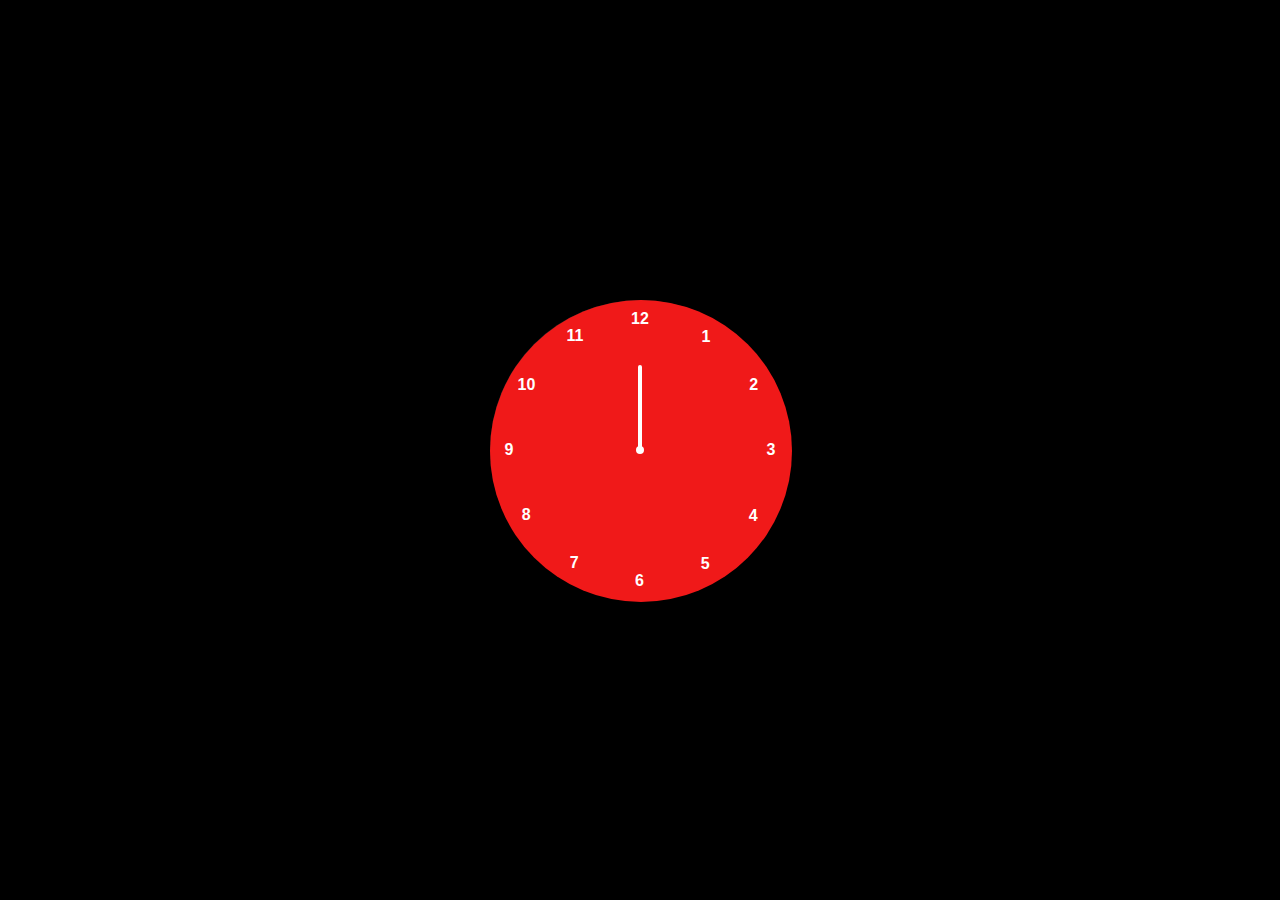
<file: projectK2/analogWatch.html>
<!DOCTYPE html>
<html lang="en">
<head>
  <meta charset="UTF-8">
  <meta name="viewport" content="width=device-width, initial-scale=1.0">
  <link rel="stylesheet" href="https://cdn.jsdelivr.net/npm/bootstrap@4.5.3/dist/css/bootstrap.min.css" integrity="sha384-TX8t27EcRE3e/ihU7zmQxVncDAy5uIKz4rEkgIXeMed4M0jlfIDPvg6uqKI2xXr2" crossorigin="anonymous">
  <script src="https://code.jquery.com/jquery-3.5.1.slim.min.js" integrity="sha384-DfXdz2htPH0lsSSs5nCTpuj/zy4C+OGpamoFVy38MVBnE+IbbVYUew+OrCXaRkfj" crossorigin="anonymous"></script>
  <script src="https://cdn.jsdelivr.net/npm/popper.js@1.16.1/dist/umd/popper.min.js" integrity="sha384-9/reFTGAW83EW2RDu2S0VKaIzap3H66lZH81PoYlFhbGU+6BZp6G7niu735Sk7lN" crossorigin="anonymous"></script>
  <script src="https://cdn.jsdelivr.net/npm/bootstrap@4.5.3/dist/js/bootstrap.min.js" integrity="sha384-w1Q4orYjBQndcko6MimVbzY0tgp4pWB4lZ7lr30WKz0vr/aWKhXdBNmNb5D92v7s" crossorigin="anonymous"></script>
  <title>Document</title>
  <link rel="stylesheet" href="watch.css">
</head>
<body>
  <div class="main-cont container-fluid">
      <div class="row clock-cont">
          <div class="col-12 clock">
              
            <div id="hours"   style="--voo:#e4fc2f; --h:70px;" class="hand"><i></i></div>
            <div id="mins" style="--voo:#16c8f9; --h:75px;" class="hand"><i></i></div>
            <div id="secs" style="--voo:#ffffff; --h:85px;" class="hand"><i></i></div>



            <span style="--i:1;"><b>1</b></span>
            <span style="--i:2;"><b>2</b></span>
            <span style="--i:3;"><b>3</b></span>
            <span style="--i:4;"><b>4</b></span>
            <span style="--i:5;"><b>5</b></span>
            <span style="--i:6;"><b>6</b></span>
            <span style="--i:7;"><b>7</b></span>
            <span style="--i:8;"><b>8</b></span>
            <span style="--i:9;"><b>9</b></span>
            <span style="--i:10;"><b>10</b></span>
            <span style="--i:11;"><b>11</b></span>
            <span style="--i:12;"><b>12</b></span>
          </div>
      </div>
  </div>
  <script src="watch.js"></script>
</body>
</html>
</file>
<file: projectK2/watch.css>
*{
  margin: 0;
  padding: 0;
  font-family: sans-serif;
  color: #fff;
}

.main-cont{
  display: flex;
  justify-content: center;
  min-height: 100vh;
  align-items: center;
  background-color:  black;
}

.clock-cont{
  position: relative;
  
}

.clock-cont::before{
  content: "";
  height: 302px;
  width: 302px;
  border-radius: 50%;
  background-color:#f01919;
  position: absolute;
  margin: 0;
  animation: lol 2s linear infinite ;
}

@keyframes lol{
  50%{
    filter: hue-rotate(350deg);
  }
}


.clock{
  display: flex;
  justify-content: center;
  align-items: center;
  height: 300px;
  width: 300px;
  border-radius: 50%;
  background-color:#212121;
}



.clock span{
  position: absolute;
  transform: rotate(calc(30deg * var(--i)));
  inset: 10px;
  text-align: center;
}

.clock span b{
  transform: rotate(calc(-30deg * var(--i)));
  display: inline-block;
}

.clock::before{
  content: "";
  position: absolute;
  height: 8px;
  width: 8px;
  border-radius: 50%;
  background-color: #fff;
  z-index: 2;
}

.hand{
  position: absolute;
  display: flex;
  justify-content: center;
  align-items: flex-end;
}

.hand i{
  position: absolute;
  width: 4px;
  background-color: var(--voo);
  height: var(--h);
  border-radius: 8px;
}
</file>
